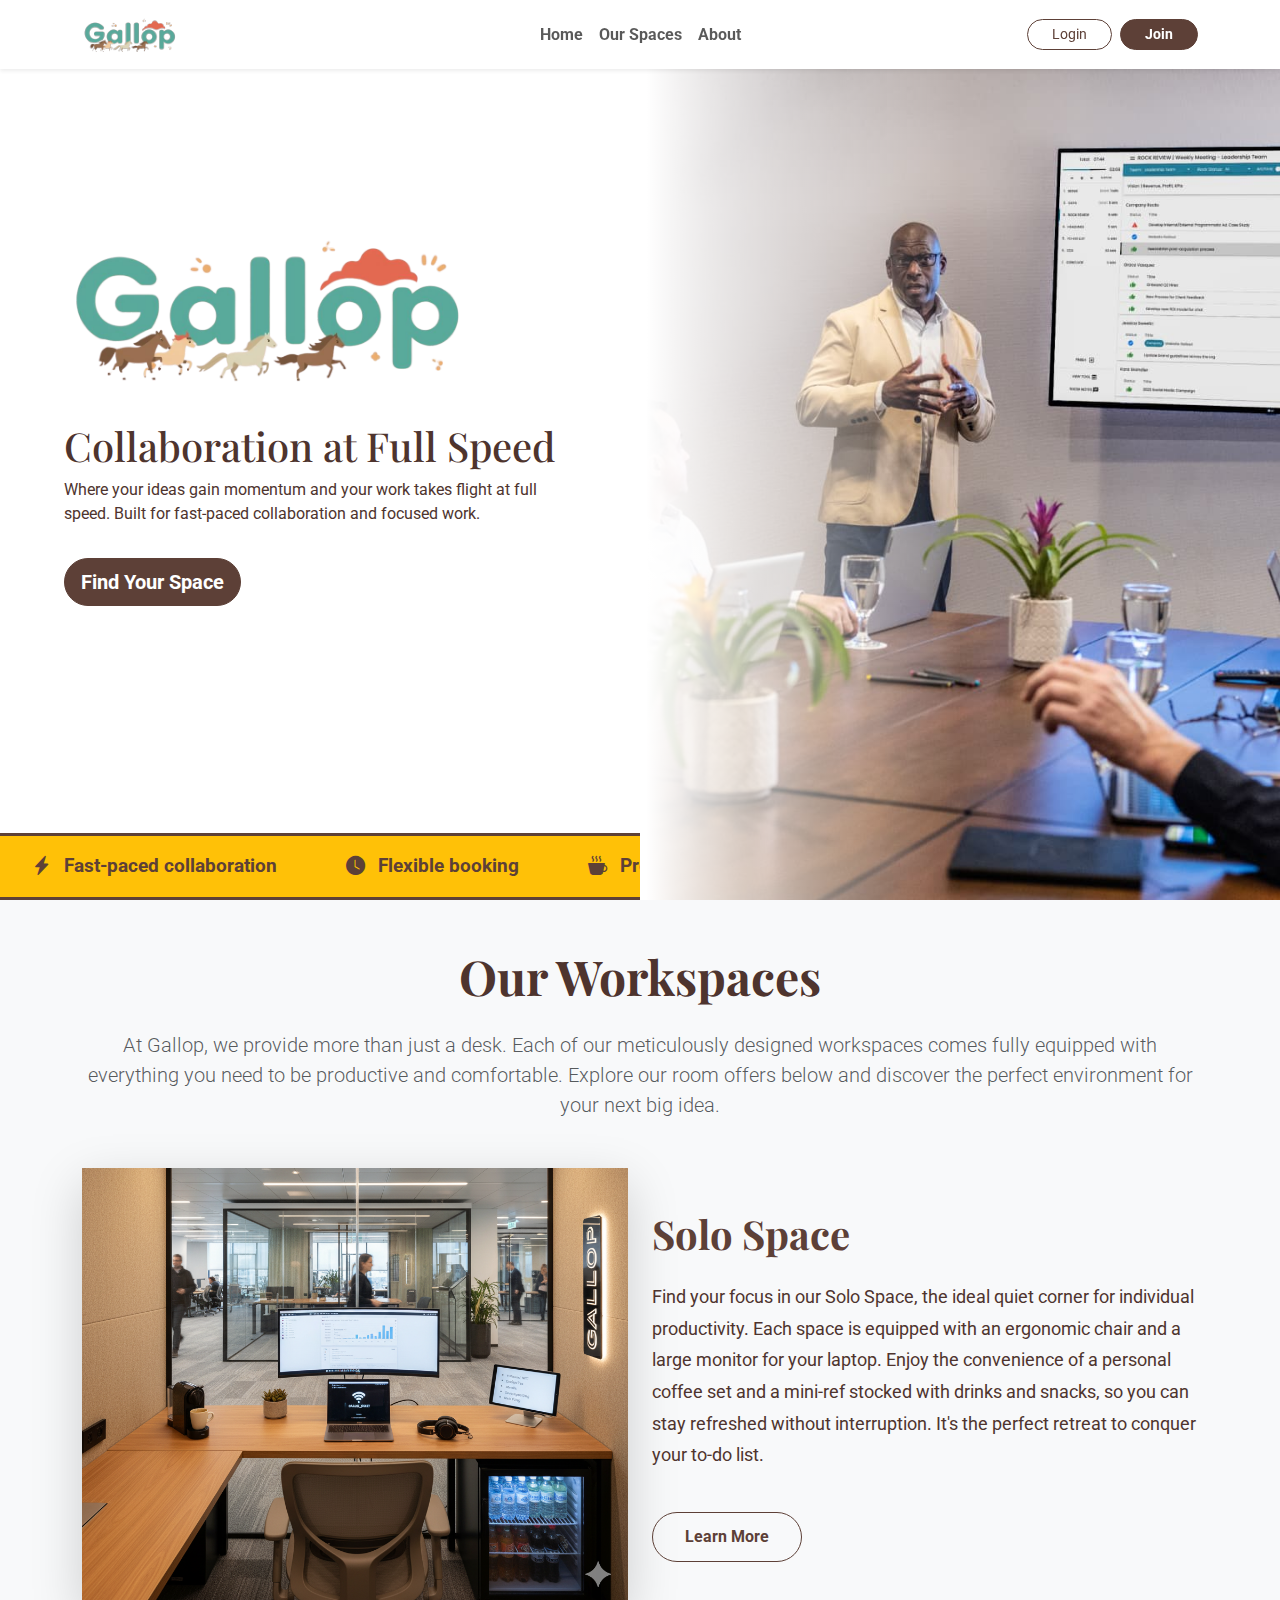
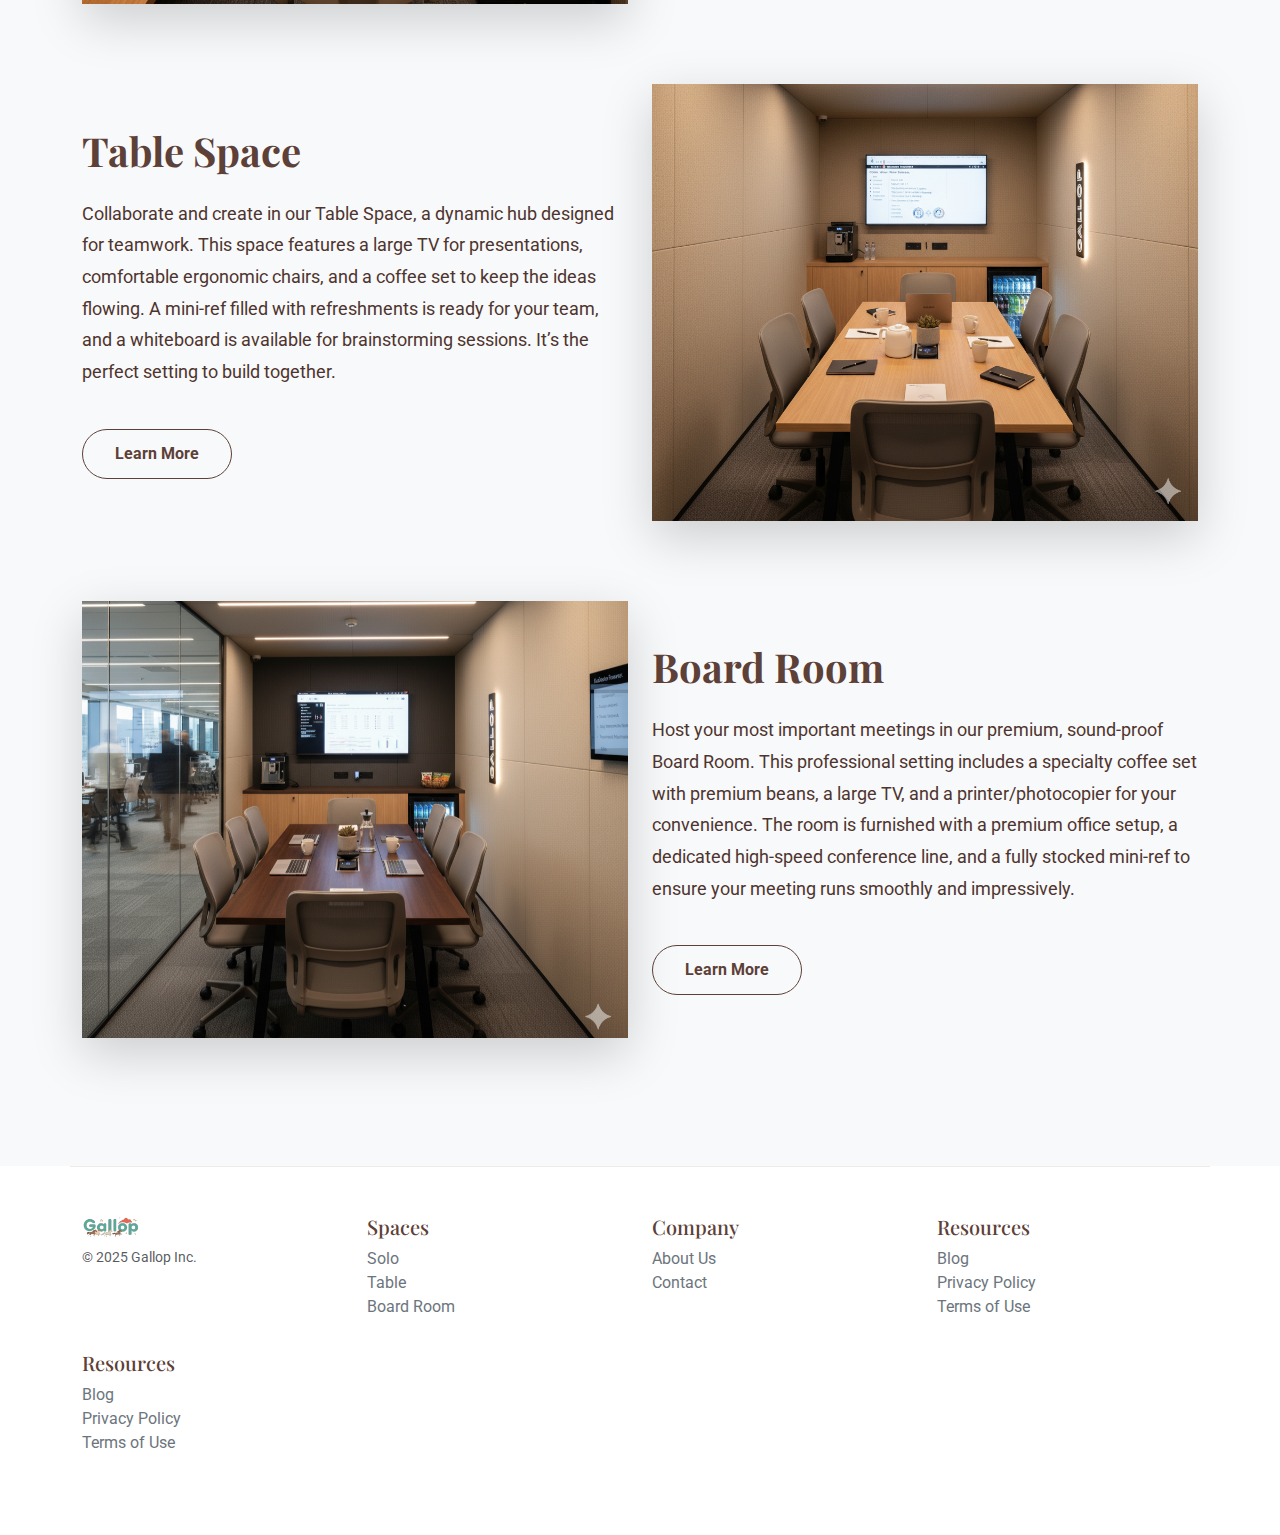
<file: index.html>
<!DOCTYPE html>
<html lang="en">
<head>
    <meta charset="UTF-8">
    <meta name="viewport" content="width=device-width, initial-scale=1.0">
    <title>Gallop | Collaboration at Full Speed</title>
    <link rel="stylesheet" href="css/bootstrap.min.css">
    <link rel="stylesheet" href="https://cdn.jsdelivr.net/npm/bootstrap-icons@1.10.5/font/bootstrap-icons.css">
    <link rel="preconnect" href="https://fonts.googleapis.com">
    <link rel="preconnect" href="https://fonts.gstatic.com" crossorigin>
    <link href="https://fonts.googleapis.com/css2?family=Playfair+Display:wght@700&family=Roboto:wght@400;500&display=swap" rel="stylesheet">
    <link rel="stylesheet" href="css/style.css">
    <link rel="icon" href="assets/horse-head-faviconv.png" type="image/svg+xml">
</head>
<body>

    <div id="header-placeholder"></div>

    <main>
        <section class="container-fluid hero-section px-0">
            <div class="row g-0">
                <div class="col-lg-6 hero-text-panel">
                    <div class="hero-content">
                        <img src="assets/Gallop-Project-Logo.svg" alt="Gallop Main Logo" class="hero-logo mb-4">
                        <h1 class="hero-title">Collaboration at Full Speed</h1>
                        <p class="hero-lead">Where your ideas gain momentum and your work takes flight at full speed. Built for fast-paced collaboration and focused work.</p>
                        <a href="#" class="btn btn-primary btn-lg mt-3">Find Your Space</a>
                    </div>
                </div>
                <div class="col-lg-6 hero-image-panel" style="background-image: url('assets/hero-team-meeting.jpg');">
                </div>
            </div>

            <section class="marquee-section">
                <div class="marquee-content">
                    <span><i class="bi bi-lightning-charge-fill"></i> Fast-paced collaboration</span>
                    <span><i class="bi bi-clock-fill"></i> Flexible booking</span>
                    <span><i class="bi bi-cup-hot-fill"></i> Premium amenities</span>
                    <span><i class="bi bi-wifi"></i> High-speed connectivity</span>
                    <span><i class="bi bi-geo-alt-fill"></i> Central locations</span>
                    <span><i class="bi bi-lightning-charge-fill"></i> Fast-paced collaboration</span>
                    <span><i class="bi bi-clock-fill"></i> Flexible booking</span>
                    <span><i class="bi bi-cup-hot-fill"></i> Premium amenities</span>
                    <span><i class="bi bi-wifi"></i> High-speed connectivity</span>
                    <span><i class="bi bi-geo-alt-fill"></i> Central locations</span>
                </div>
            </section>
        </section>

        <section class="album py-5 bg-light">
            <div class="container">
                <h2 class="text-center mb-4 fw-bold display-5 section-heading">Our Workspaces</h2>
                <p class="text-center text-muted mb-5 lead workspace-intro">
                    At Gallop, we provide more than just a desk. Each of our meticulously designed workspaces comes fully equipped with everything you need to be productive and comfortable. Explore our room offers below and discover the perfect environment for your next big idea.
                </p>

                <div class="row align-items-center workspace-feature">
                    <div class="col-md-6">
                        <img src="assets/solo-room.png" class="img-fluid shadow-lg" alt="Solo Room">
                    </div>
                    <div class="col-md-6">
                        <h3>Solo Space</h3>
                        <p>Find your focus in our Solo Space, the ideal quiet corner for individual productivity. Each space is equipped with an ergonomic chair and a large monitor for your laptop. Enjoy the convenience of a personal coffee set and a mini-ref stocked with drinks and snacks, so you can stay refreshed without interruption. It's the perfect retreat to conquer your to-do list.</p>
                        <a href="#" class="btn btn-outline-dark">Learn More</a>
                    </div>
                </div>

                <div class="row align-items-center workspace-feature">
                    <div class="col-md-6 order-md-2">
                        <img src="assets/table-room.png" class="img-fluid shadow-lg" alt="Table Room">
                    </div>
                    <div class="col-md-6 order-md-1">
                        <h3>Table Space</h3>
                        <p>Collaborate and create in our Table Space, a dynamic hub designed for teamwork. This space features a large TV for presentations, comfortable ergonomic chairs, and a coffee set to keep the ideas flowing. A mini-ref filled with refreshments is ready for your team, and a whiteboard is available for brainstorming sessions. It’s the perfect setting to build together.</p>
                        <a href="#" class="btn btn-outline-dark">Learn More</a>
                    </div>
                </div>

                <div class="row align-items-center workspace-feature">
                    <div class="col-md-6">
                        <img src="assets/board-room.png" class="img-fluid shadow-lg" alt="Board Room">
                    </div>
                    <div class="col-md-6">
                        <h3>Board Room</h3>
                        <p>Host your most important meetings in our premium, sound-proof Board Room. This professional setting includes a specialty coffee set with premium beans, a large TV, and a printer/photocopier for your convenience. The room is furnished with a premium office setup, a dedicated high-speed conference line, and a fully stocked mini-ref to ensure your meeting runs smoothly and impressively.</p>
                        <a href="#" class="btn btn-outline-dark">Learn More</a>
                    </div>
                </div>
            </div>
        </section>
    </main>

    <div id="footer-placeholder"></div>

    <script src="js/bootstrap.bundle.min.js"></script>
    <script src="js/script.js"></script>
</body>
</html>
</file>
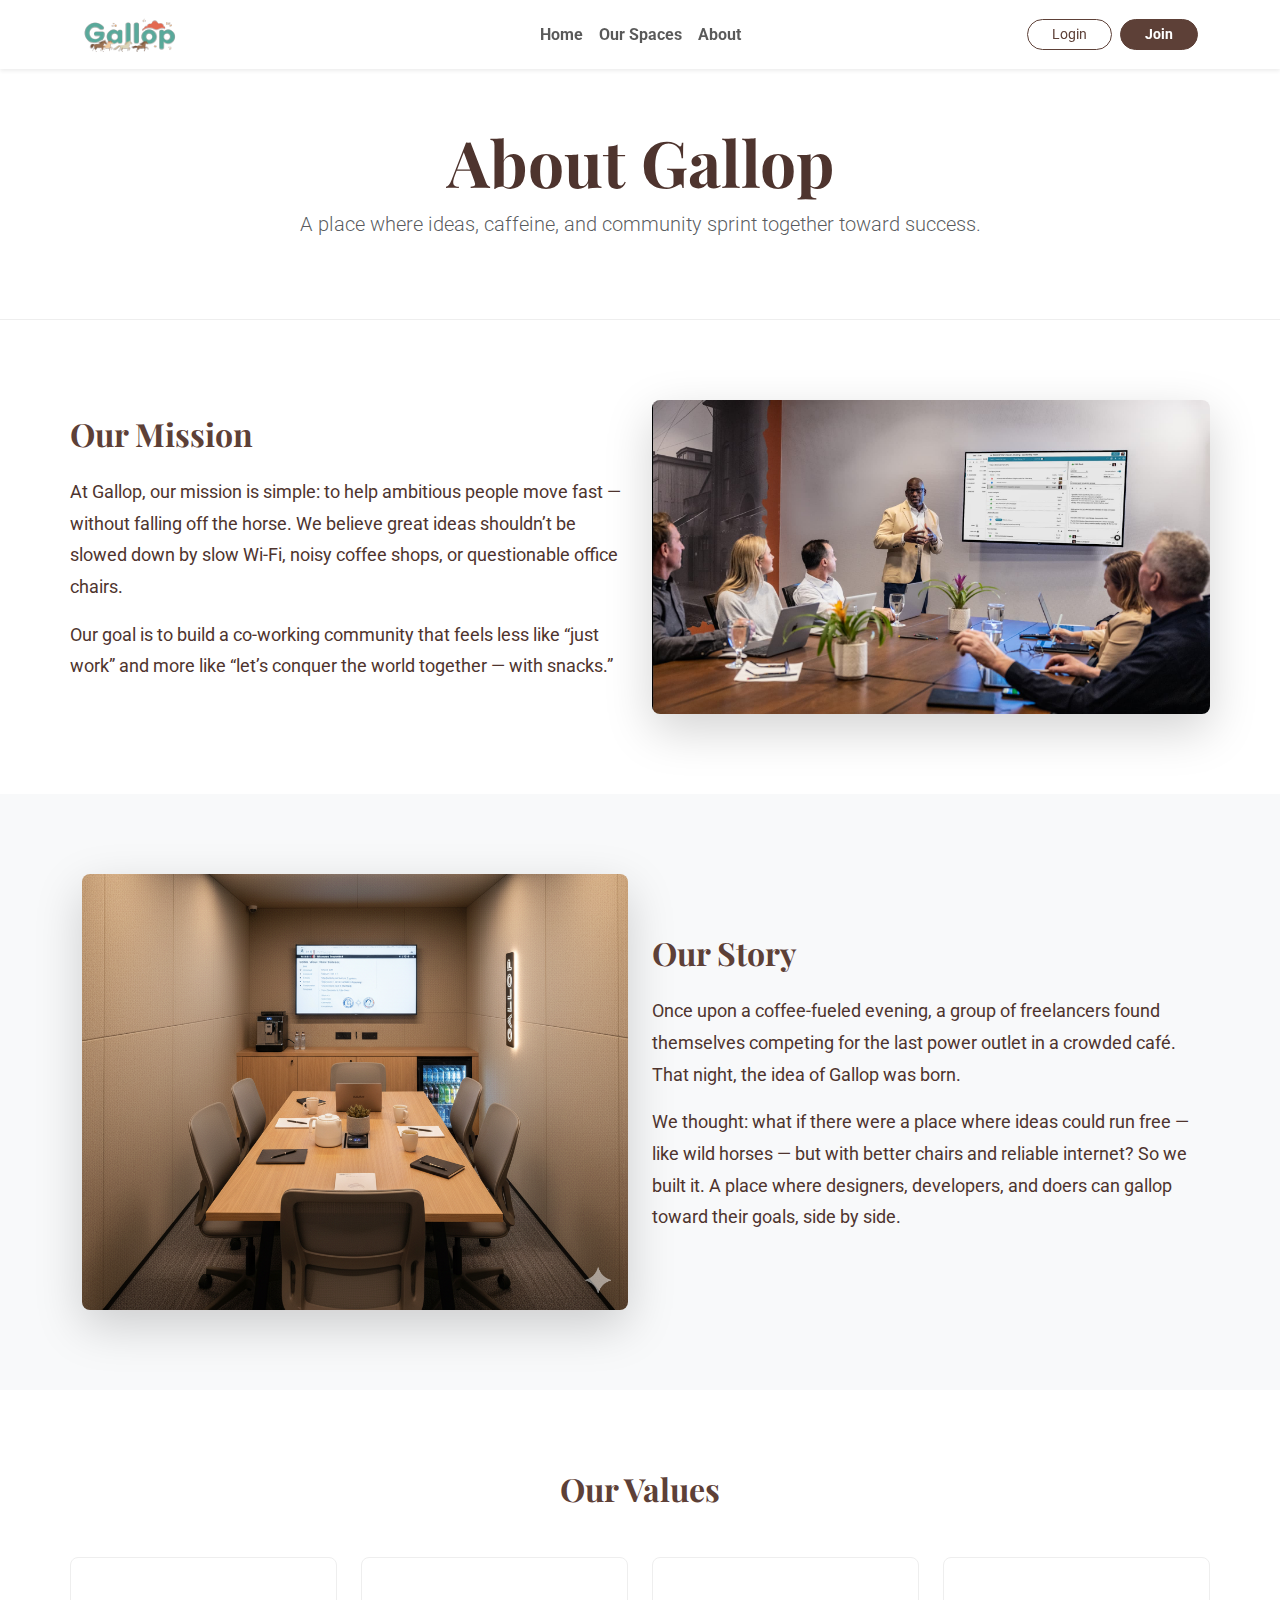
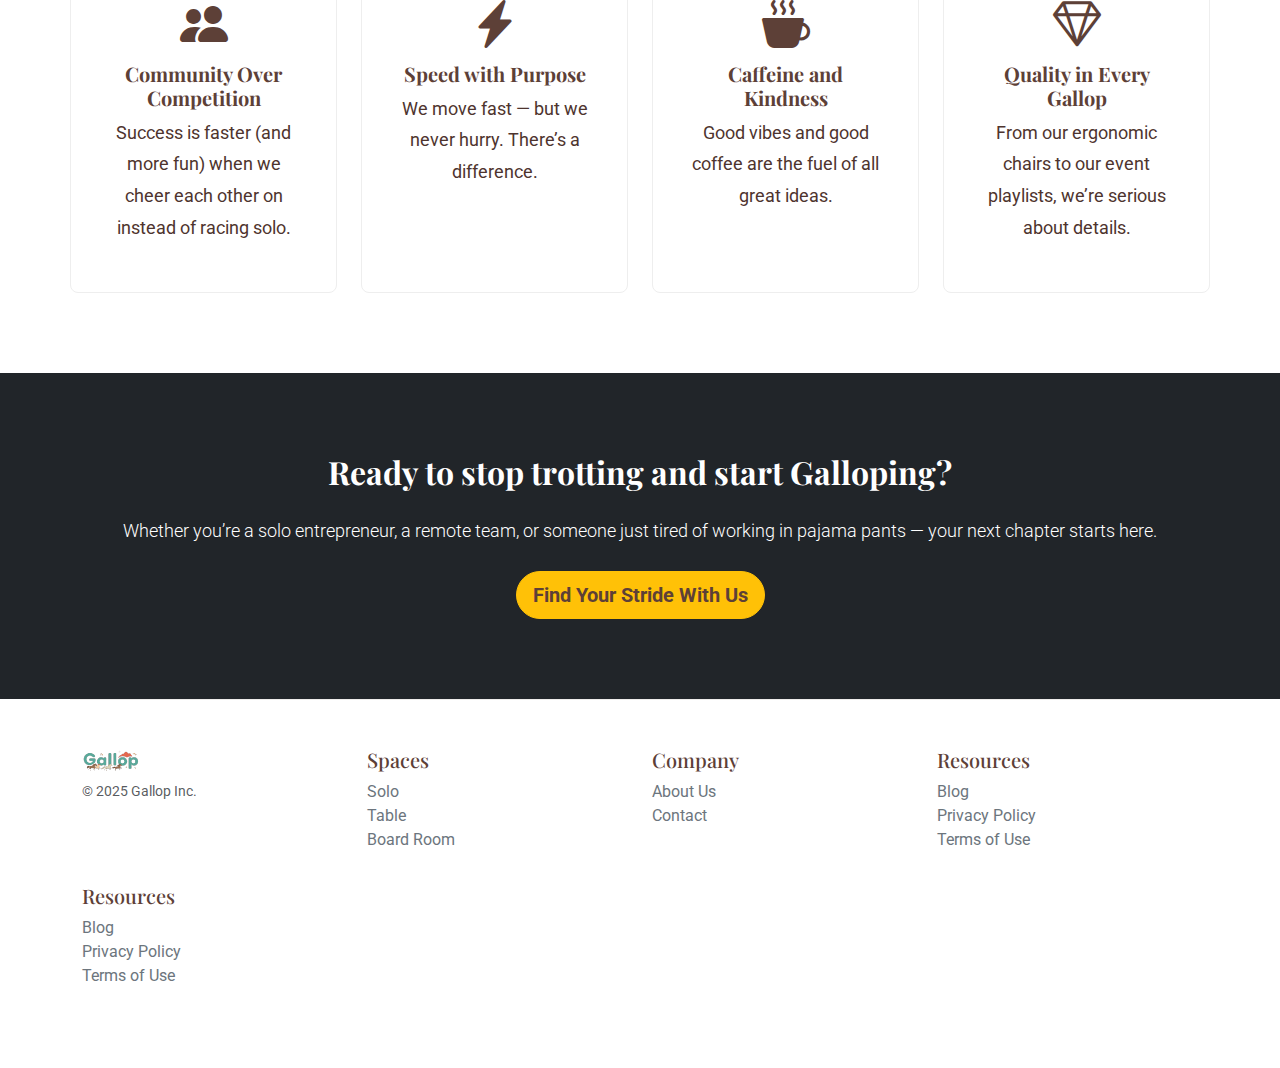
<file: about.html>
<!DOCTYPE html>
<html lang="en">
<head>
    <meta charset="UTF-8">
    <meta name="viewport" content="width=device-width, initial-scale=1.0">
    <title>About Gallop | Collaboration at Full Speed</title>
    <link rel="stylesheet" href="css/bootstrap.min.css">
    <link rel="stylesheet" href="https://cdn.jsdelivr.net/npm/bootstrap-icons@1.10.5/font/bootstrap-icons.css">
    <link rel="preconnect" href="https://fonts.googleapis.com">
    <link rel="preconnect" href="https://fonts.gstatic.com" crossorigin>
    <link href="https://fonts.googleapis.com/css2?family=Playfair+Display:wght@700&family=Roboto:wght@400;500&display=swap" rel="stylesheet">
    <link rel="stylesheet" href="css/style.css">
    <link rel="stylesheet" href="css/about.css">
    <link rel="icon" href="assets/gallop-favicon.svg" type="image/svg+xml">
</head>
<body>

    <div id="header-placeholder"></div>

    <main class="about-page">
        <header class="about-header text-center">
            <div class="container">
                <h1 class="display-3 fw-bold">About Gallop</h1>
                <p class="lead text-muted">A place where ideas, caffeine, and community sprint together toward success.</p>
            </div>
        </header>

        <section class="container about-section">
            <div class="row align-items-center">
                <div class="col-lg-6">
                    <h2 class="section-title">Our Mission</h2>
                    <p>At Gallop, our mission is simple: to help ambitious people move fast — without falling off the horse. We believe great ideas shouldn’t be slowed down by slow Wi-Fi, noisy coffee shops, or questionable office chairs.</p>
                    <p>Our goal is to build a co-working community that feels less like “just work” and more like “let’s conquer the world together — with snacks.”</p>
                </div>
                <div class="col-lg-6 text-center">
                    <img src="assets/hero-team-meeting.jpg" alt="A team collaborating in a Gallop meeting room" class="img-fluid rounded-3 shadow-lg">
                </div>
            </div>
        </section>
        
        <section class="bg-light about-section">
            <div class="container">
                <div class="row align-items-center">
                    <div class="col-lg-6 order-lg-2">
                        <h2 class="section-title">Our Story</h2>
                        <p>Once upon a coffee-fueled evening, a group of freelancers found themselves competing for the last power outlet in a crowded café. That night, the idea of Gallop was born.</p>
                        <p>We thought: what if there were a place where ideas could run free — like wild horses — but with better chairs and reliable internet? So we built it. A place where designers, developers, and doers can gallop toward their goals, side by side.</p>
                    </div>
                    <div class="col-lg-6 order-lg-1 text-center">
                         <img src="assets/table-room.png" alt="An empty collaborative table space" class="img-fluid rounded-3 shadow-lg">
                    </div>
                </div>
            </div>
        </section>

        <section class="container about-section text-center">
            <h2 class="section-title mb-5">Our Values</h2>
            <div class="row g-4">
                <div class="col-md-6 col-lg-3">
                    <div class="value-card">
                        <i class="bi bi-people-fill value-icon"></i>
                        <h5>Community Over Competition</h5>
                        <p>Success is faster (and more fun) when we cheer each other on instead of racing solo.</p>
                    </div>
                </div>
                <div class="col-md-6 col-lg-3">
                    <div class="value-card">
                        <i class="bi bi-lightning-charge-fill value-icon"></i>
                        <h5>Speed with Purpose</h5>
                        <p>We move fast — but we never hurry. There’s a difference.</p>
                    </div>
                </div>
                <div class="col-md-6 col-lg-3">
                    <div class="value-card">
                        <i class="bi bi-cup-hot-fill value-icon"></i>
                        <h5>Caffeine and Kindness</h5>
                        <p>Good vibes and good coffee are the fuel of all great ideas.</p>
                    </div>
                </div>
                 <div class="col-md-6 col-lg-3">
                    <div class="value-card">
                        <i class="bi bi-gem value-icon"></i>
                        <h5>Quality in Every Gallop</h5>
                        <p>From our ergonomic chairs to our event playlists, we’re serious about details.</p>
                    </div>
                </div>
            </div>
        </section>

        <section class="bg-dark text-white text-center about-section join-section">
            <div class="container">
                <h2 class="section-title">Ready to stop trotting and start Galloping?</h2>
                <p class="lead my-4">Whether you’re a solo entrepreneur, a remote team, or someone just tired of working in pajama pants — your next chapter starts here.</p>
                <a href="our-spaces.html" class="btn btn-primary btn-lg">Find Your Stride With Us</a>
            </div>
        </section>
    </main>

    <div id="footer-placeholder"></div>

    <script src="js/bootstrap.bundle.min.js"></script>
    <script src="js/script.js"></script>
</body>
</html>
</file>
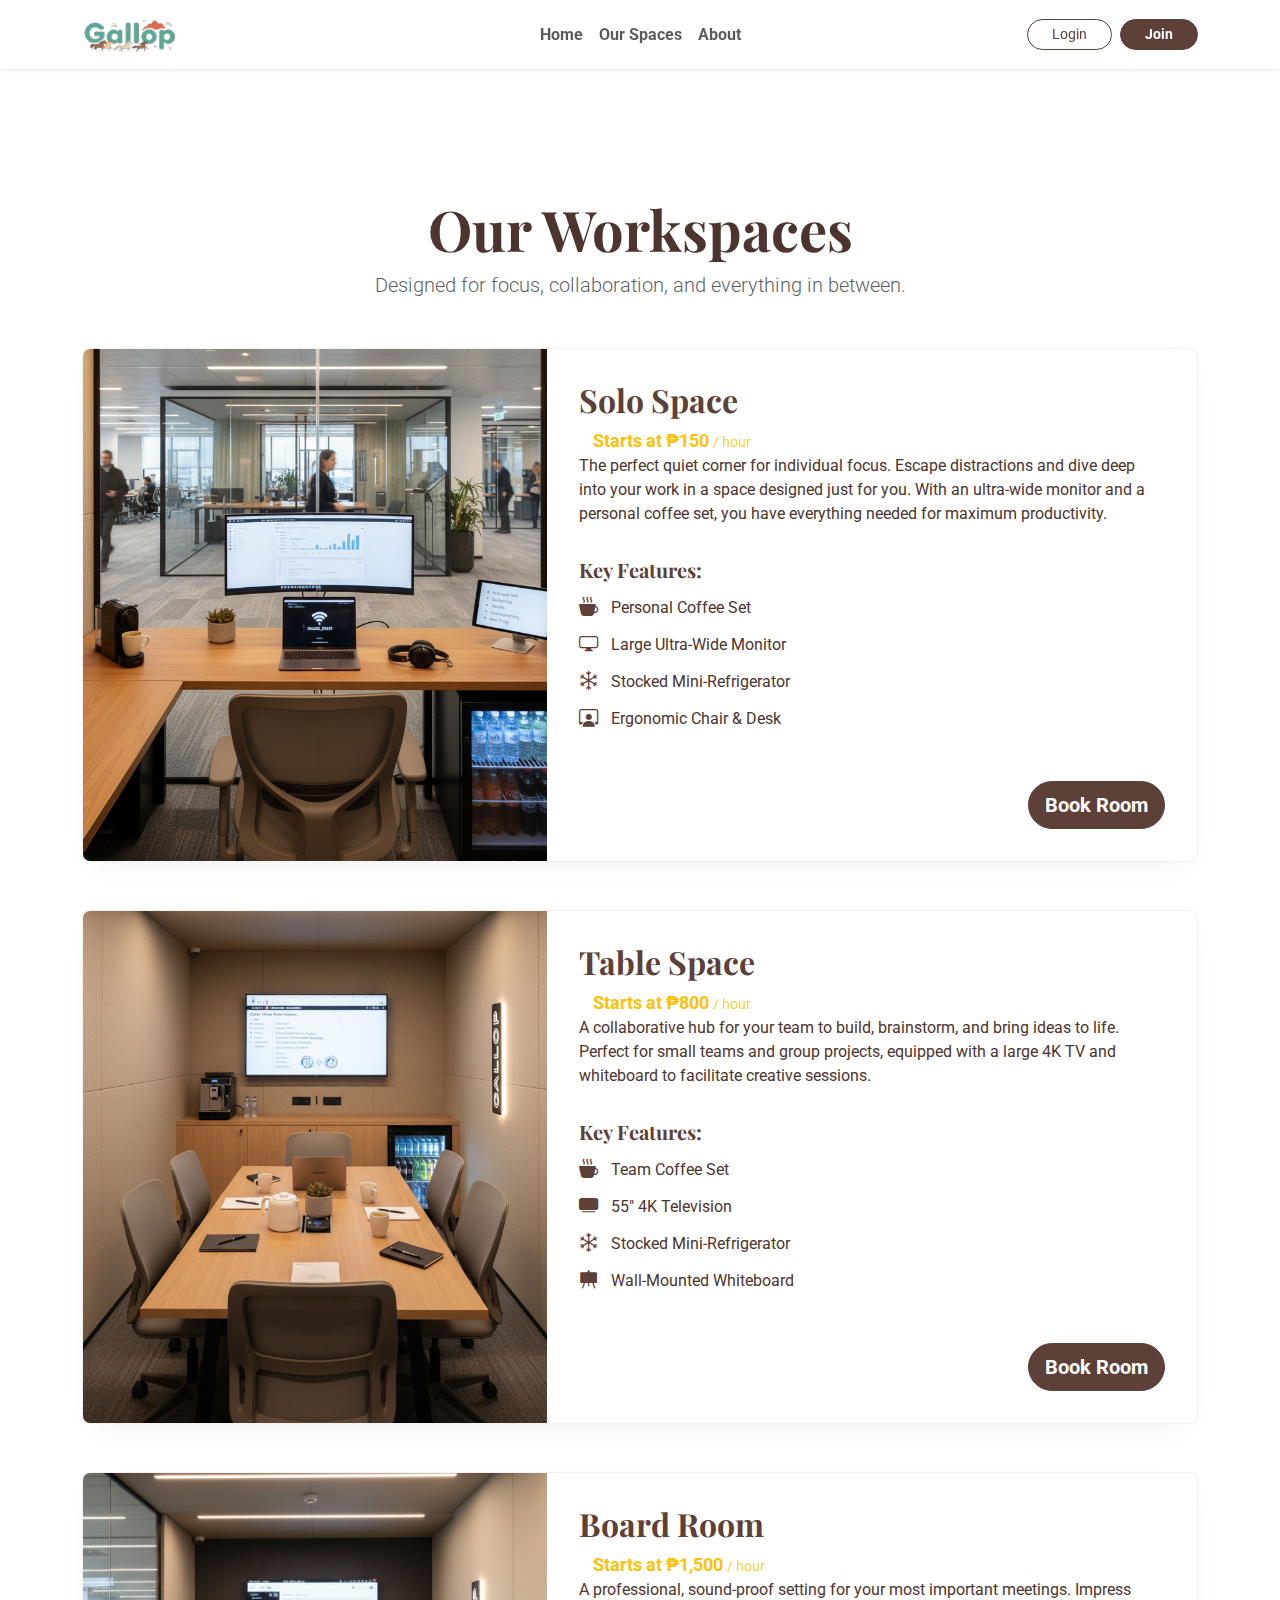
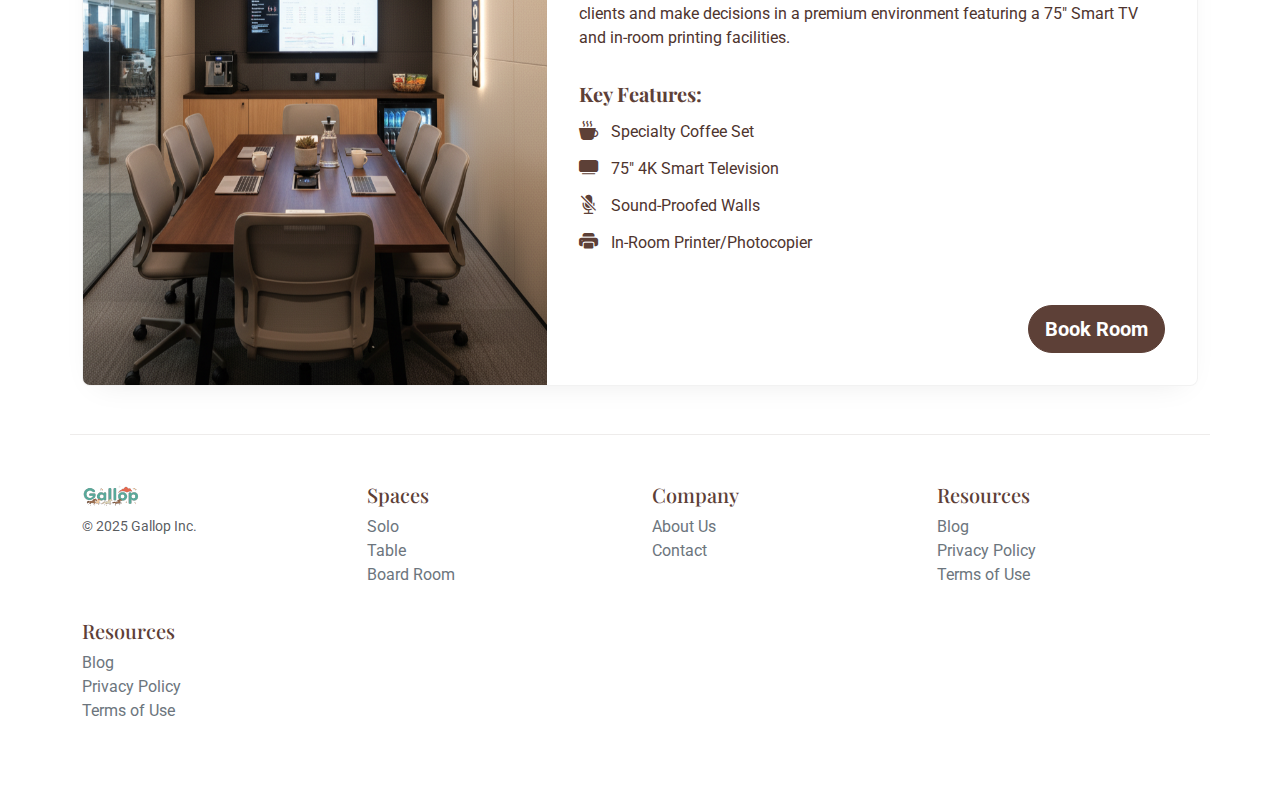
<file: our-spaces.html>
<!DOCTYPE html>
<html lang="en">
<head>
    <meta charset="UTF-8">
    <meta name="viewport" content="width=device-width, initial-scale=1.0">
    <title>Our Workspaces | Gallop</title>
    <link rel="stylesheet" href="css/bootstrap.min.css">
    <link rel="stylesheet" href="https://cdn.jsdelivr.net/npm/bootstrap-icons@1.10.5/font/bootstrap-icons.css">
    <link rel="preconnect" href="https://fonts.googleapis.com">
    <link rel="preconnect" href="https://fonts.gstatic.com" crossorigin>
    <link href="https://fonts.googleapis.com/css2?family=Playfair+Display:wght@700&family=Roboto:wght@400;500&display=swap" rel="stylesheet">
    <link rel="stylesheet" href="css/style.css">
    <link rel="stylesheet" href="css/our-spaces.css"> {/* */}
    <link rel="icon" href="assets/gallop-favicon.svg" type="image/svg+xml">
</head>
<body>

    <div id="header-placeholder"></div>

    <main class="spaces-page">
        <section class="container my-5 pt-5">
            <div class="text-center mb-5">
                <h1 class="display-4 fw-bold">Our Workspaces</h1>
                <p class="lead text-muted">Designed for focus, collaboration, and everything in between.</p>
            </div>
    
            <article class="workspace-listing">
                <div class="row g-0">
                    <div class="col-lg-5 workspace-listing-image" style="background-image: url('assets/solo-room.png');"></div>
                    <div class="col-lg-7">
                        <div class="workspace-listing-details">
                            <h2 class="fw-bold">Solo Space</h2>
                            <div class="price-container">
                                <p class="price-tag">Starts at ₱150 <span class="price-rate">/ hour</span></p>
                            </div>
                            <p>The perfect quiet corner for individual focus. Escape distractions and dive deep into your work in a space designed just for you. With an ultra-wide monitor and a personal coffee set, you have everything needed for maximum productivity.</p>
                            <h5>Key Features:</h5>
                            <ul class="features-list">
                                <li><i class="bi bi-cup-hot-fill"></i> Personal Coffee Set</li>
                                <li><i class="bi bi-display"></i> Large Ultra-Wide Monitor</li>
                                <li><i class="bi bi-snow"></i> Stocked Mini-Refrigerator</li>
                                <li><i class="bi bi-person-workspace"></i> Ergonomic Chair & Desk</li>
                            </ul>
                            <div class="text-end mt-4">
                                <a href="#" class="btn btn-primary btn-lg">Book Room</a>
                            </div>
                        </div>
                    </div>
                </div>
            </article>
    
            <article class="workspace-listing">
                 <div class="row g-0">
                    <div class="col-lg-5 workspace-listing-image" style="background-image: url('assets/table-room.png');"></div>
                    <div class="col-lg-7">
                        <div class="workspace-listing-details">
                            <h2 class="fw-bold">Table Space</h2>
                            <div class="price-container">
                                <p class="price-tag">Starts at ₱800 <span class="price-rate">/ hour</span></p>
                            </div>
                            <p>A collaborative hub for your team to build, brainstorm, and bring ideas to life. Perfect for small teams and group projects, equipped with a large 4K TV and whiteboard to facilitate creative sessions.</p>
                            <h5>Key Features:</h5>
                            <ul class="features-list">
                                <li><i class="bi bi-cup-hot-fill"></i> Team Coffee Set</li>
                                <li><i class="bi bi-tv-fill"></i> 55" 4K Television</li>
                                <li><i class="bi bi-snow"></i> Stocked Mini-Refrigerator</li>
                                <li><i class="bi bi-easel-fill"></i> Wall-Mounted Whiteboard</li>
                            </ul>
                            <div class="text-end mt-4">
                                <a href="#" class="btn btn-primary btn-lg">Book Room</a>
                            </div>
                        </div>
                    </div>
                </div>
            </article>
            
            <article class="workspace-listing">
                 <div class="row g-0">
                    <div class="col-lg-5 workspace-listing-image" style="background-image: url('assets/board-room.png');"></div>
                    <div class="col-lg-7">
                        <div class="workspace-listing-details">
                            <h2 class="fw-bold">Board Room</h2>
                            <div class="price-container">
                                 <p class="price-tag">Starts at ₱1,500 <span class="price-rate">/ hour</span></p>
                            </div>
                            <p>A professional, sound-proof setting for your most important meetings. Impress clients and make decisions in a premium environment featuring a 75" Smart TV and in-room printing facilities.</p>
                            <h5>Key Features:</h5>
                            <ul class="features-list">
                                 <li><i class="bi bi-cup-hot-fill"></i> Specialty Coffee Set</li>
                                 <li><i class="bi bi-tv-fill"></i> 75" 4K Smart Television</li>
                                 <li><i class="bi bi-mic-mute-fill"></i> Sound-Proofed Walls</li>
                                 <li><i class="bi bi-printer-fill"></i> In-Room Printer/Photocopier</li>
                            </ul>
                            <div class="text-end mt-4">
                                <a href="#" class="btn btn-primary btn-lg">Book Room</a>
                            </div>
                        </div>
                    </div>
                </div>
            </article>
        </section>
    </main>

    <div id="footer-placeholder"></div>

    <script src="js/bootstrap.bundle.min.js"></script>
    <script src="js/script.js"></script>
</body>
</html>
</file>
<file: css/style.css>
/* --- Root Variables --- */
:root {
  --gallop-dark-wood: #5D4037;
  --gallop-accent: #FFC107;
  --gallop-bg: #FFFFFF;
  --gallop-text: #4E342E;
  --gallop-serif: 'Playfair Display', serif;
  --gallop-sans-serif: 'Roboto', sans-serif;
}

/* --- Base Styles --- */
/* --- Base Styles --- */
body {
  background-color: var(--gallop-bg); /* This ensures a consistent background color during page loads */
  color: var(--gallop-text);
  font-family: var(--gallop-sans-serif);
}

h1, h2, h3, h4, h5 {
  font-family: var(--gallop-serif);
}

.auth-container {
  min-height: 100vh;
  display: flex;
  align-items: center;
  justify-content: center;
  background: linear-gradient(135deg, var(--gallop-bg) 0%, #f8f9fa 100%);
  padding: 2rem;
  padding-top: 80px; /* Adjust this value based on your header's height */
}

/* --- Header Centering Fix --- */
@media (min-width: 992px) {
  .navbar-nav-centered {
    position: absolute;
    left: 50%;
    transform: translateX(-50%);
  }
}

/* --- Hero Section --- */
.hero-section {
    height: 100vh; 
    min-height: 700px;
    background-color: var(--gallop-bg);
    display: flex;
    flex-direction: column; /* This is key for positioning the marquee */
}

.hero-section .row {
    flex-grow: 1; /* This makes the content fill the available space */
}

.hero-text-panel {
    display: flex;
    align-items: center;
    justify-content: center;
    padding: 2rem 4rem;
    z-index: 2; 
}
.hero-content { max-width: 700px; }
.hero-logo { max-height: 170px; }

.hero-image-panel {
    position: absolute;
    top: 0;
    right: 0;
    height: 100%;
    width: 50%;
    background-size: cover;
    background-position: center;
}

.hero-image-panel::before {
    content: '';
    position: absolute;
    top: 0;
    left: 0;
    width: 100%;
    height: 100%;
    background: linear-gradient(to right, 
        var(--gallop-bg) 1%, 
        rgba(255, 255, 255, 1) 0.01%, 
        rgba(255, 255, 255, 0) 50%
    );
    z-index: 1;
}

/* --- Marquee Section --- */
.marquee-section {
    background-color: var(--gallop-accent);
    color: var(--gallop-dark-wood);
    padding: 1rem 0;
    overflow: hidden;
    white-space: nowrap;
    border-top: 3px solid var(--gallop-dark-wood);
    border-bottom: 3px solid var(--gallop-dark-wood);
}
.marquee-content {
    display: inline-block;
    animation: marquee 30s linear infinite;
    font-weight: 700;
    font-size: 1.2rem;
}
.marquee-content span { margin: 0 2rem; }
.marquee-content i { margin-right: 0.5rem; }
@keyframes marquee {
    from { transform: translateX(0%); }
    to { transform: translateX(-50%); }
}

/* --- Button Overrides --- */
.btn-primary {
    background-color: var(--gallop-dark-wood);
    border-color: var(--gallop-dark-wood);
    font-family: var(--gallop-sans-serif);
    font-weight: bold;
    border-radius: 50px;
    transition: all 0.3s ease;
}
.btn-primary:hover {
    background-color: var(--gallop-text);
    border-color: var(--gallop-text);
    transform: translateY(-3px);
    box-shadow: 0 4px 10px rgba(0,0,0,0.1);
}

.btn-outline-dark {
    border-color: var(--gallop-dark-wood);
    color: var(--gallop-dark-wood);
}

.btn-outline-dark:hover {
    background-color: var(--gallop-dark-wood);
    color: white;
}

/* --- Workspace Cards --- */
.workspace-feature {
  margin-bottom: 5rem;
}

.workspace-feature h3 {
  font-size: 2.5rem;
  font-weight: bold;
  color: var(--gallop-dark-wood);
  margin-bottom: 1.5rem;
}

.workspace-feature p {
  font-size: 1.1rem;
  line-height: 1.8;
  color: var(--gallop-text);
}

.workspace-feature .btn {
  margin-top: 1.5rem;
  border-radius: 50px;
  padding: 0.75rem 2rem;
  font-weight: bold;
}

/* --- Footer --- */
footer {
    background-color: var(--gallop-bg);
    border-top: 1px solid rgba(93, 64, 55, 0.1);
}
footer h5 {
    color: var(--gallop-dark-wood);
}
</file>
<file: css/about.css>
/* --- About Page Styles --- */
.about-page {
    padding-top: 60px;
}

.about-header {
    background-color: var(--gallop-bg);
    padding: 4rem 0;
    border-bottom: 1px solid #eee;
}

.about-section {
    padding: 5rem 0;
}

.section-title {
    font-family: var(--gallop-serif);
    font-weight: 700;
    color: var(--gallop-dark-wood);
    margin-bottom: 1.5rem;
}

.about-section p {
    font-size: 1.1rem;
    line-height: 1.8;
}

/* Values Section */
.value-card {
    background-color: #fff;
    padding: 2rem;
    border-radius: 8px;
    height: 100%;
    border: 1px solid #eee;
}

.value-icon {
    font-size: 3rem;
    color: var(--gallop-dark-wood);
    margin-bottom: 1rem;
}

.value-card h5 {
    font-family: var(--gallop-serif);
    font-weight: 700;
    color: var(--gallop-dark-wood);
}

/* Join Us Section */
.join-section .section-title {
    color: #fff;
}

.join-section .btn-primary {
    background-color: var(--gallop-accent);
    border-color: var(--gallop-accent);
    color: var(--gallop-dark-wood);
    font-weight: bold;
}

.join-section .btn-primary:hover {
    background-color: #ffca2c;
    border-color: #ffca2c;
    transform: translateY(-3px);
}
</file>
<file: css/our-spaces.css>
/* --- Our Spaces Page Styles --- */
.spaces-page {
    padding-top: 75px; /* Offset for the fixed header */
}

.workspace-listing {
    display: flex; /* Use flexbox for the card itself */
    background-color: #fff;
    border-radius: 8px;
    overflow: hidden;
    box-shadow: 0 10px 30px -15px rgba(0,0,0,0.1);
    margin-bottom: 3rem; /* Reduced margin */
    border: 1px solid rgba(0,0,0,0.05);
    transition: all 0.3s ease-in-out;
    min-height: 350px; /* Minimum height for consistency */
}

.workspace-listing:hover {
    box-shadow: 0 20px 40px -15px rgba(0,0,0,0.2);
    transform: translateY(-5px);
}

.workspace-listing-image {
    background-size: cover;
    background-position: center;
    min-height: 250px; /* Ensure image is visible on mobile */
}

.workspace-listing-details {
    padding: 2rem;
    display: flex;
    flex-direction: column;
    justify-content: center;
}

.workspace-listing-details h2 {
    color: var(--gallop-dark-wood);
    margin-bottom: 0.5rem;
}

.workspace-listing-details h5 {
    font-weight: bold;
    color: var(--gallop-dark-wood);
    margin-top: 1rem; /* Added space */
    margin-bottom: 0.75rem;
}

.price-tag {
    font-size: 1.1rem;
    font-weight: bold;
    color: var(--gallop-accent);
    padding: 0.3rem 0.85rem; /* Adjusted padding */
    display: inline; /* Changed from inline-block */
    margin-bottom: 1rem;
}

.price-rate {
    font-weight: normal;
    opacity: 0.8;
    font-size: 0.9rem;
}


.features-list {
    list-style: none;
    padding: 0;
    margin-top: 0;
}

.features-list li {
    font-size: 1rem; /* Smaller font for features */
    margin-bottom: 0.5rem; /* Tighter spacing */
    display: flex;
    align-items: center;
    color: var(--gallop-text);
}

.features-list i {
    color: var(--gallop-dark-wood);
    margin-right: 0.75rem;
    font-size: 1.2rem;
    width: 20px; /* Align icons */
}
</file>
